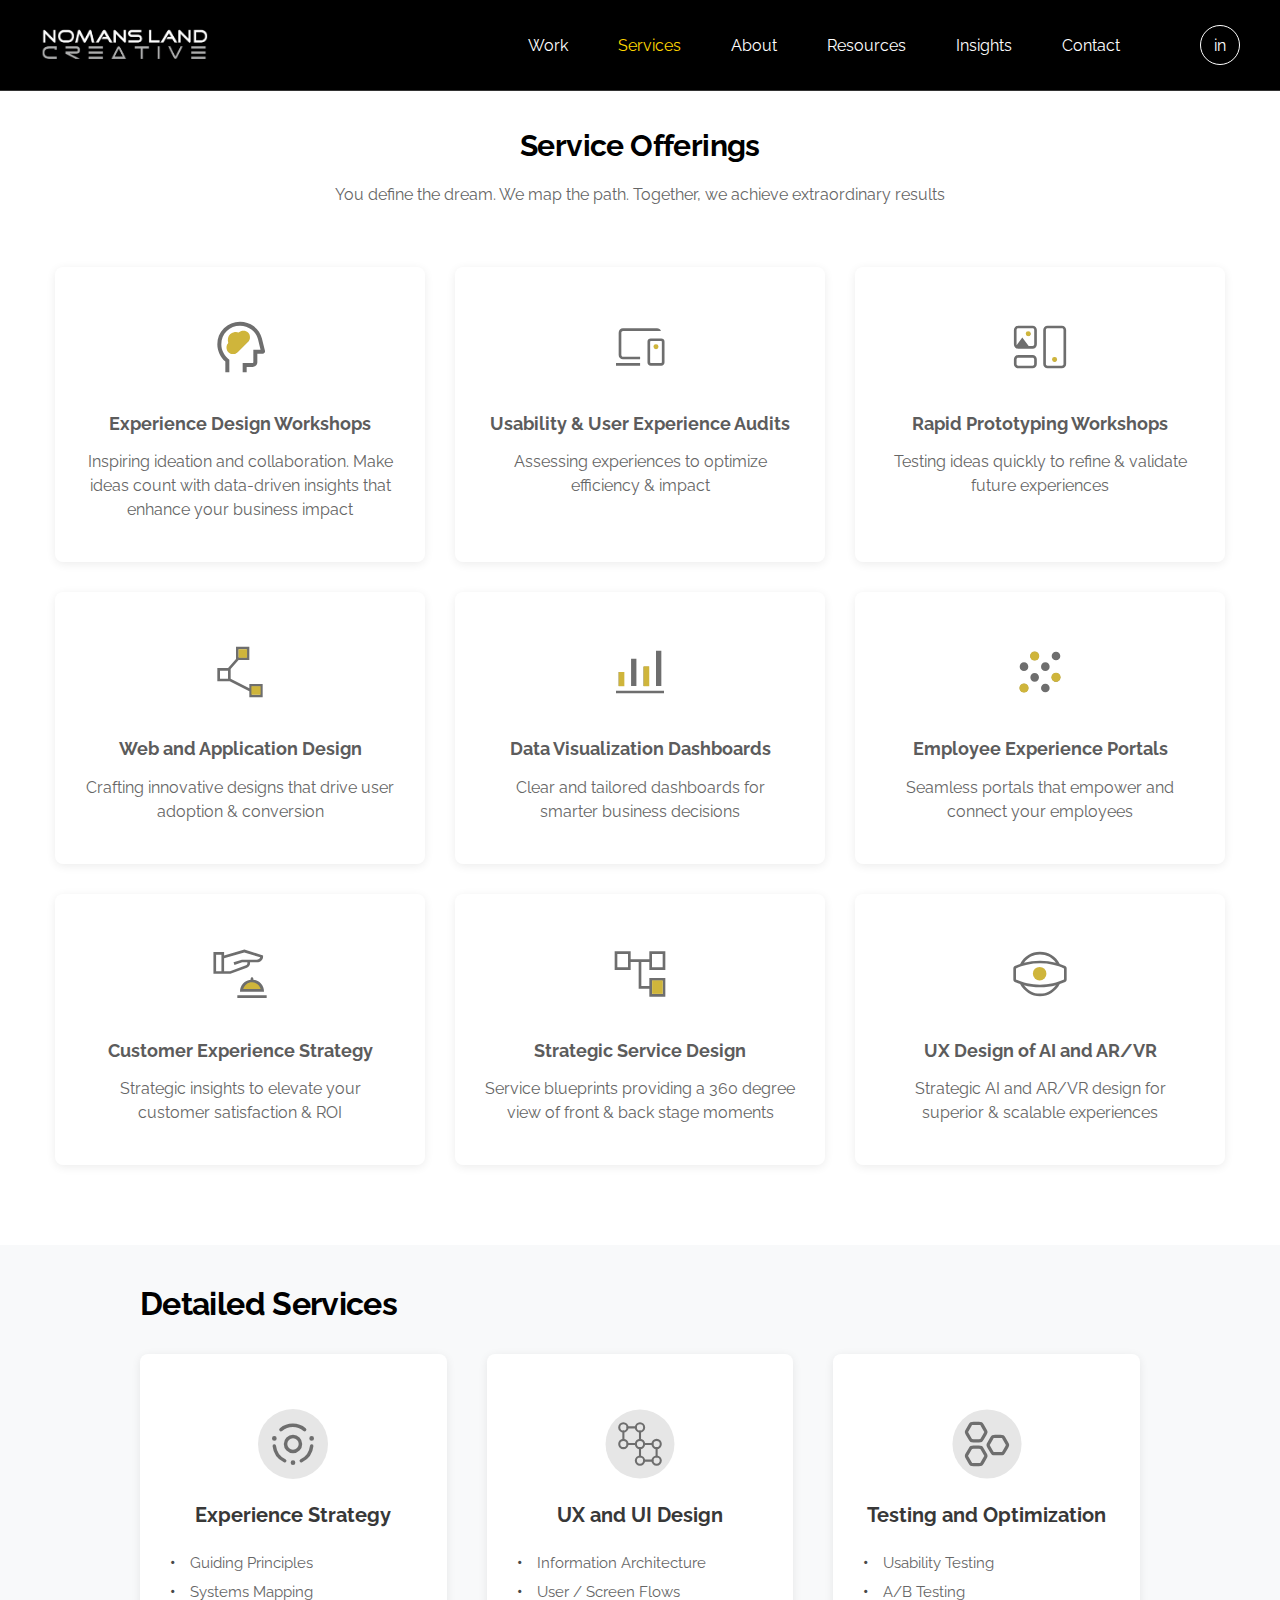
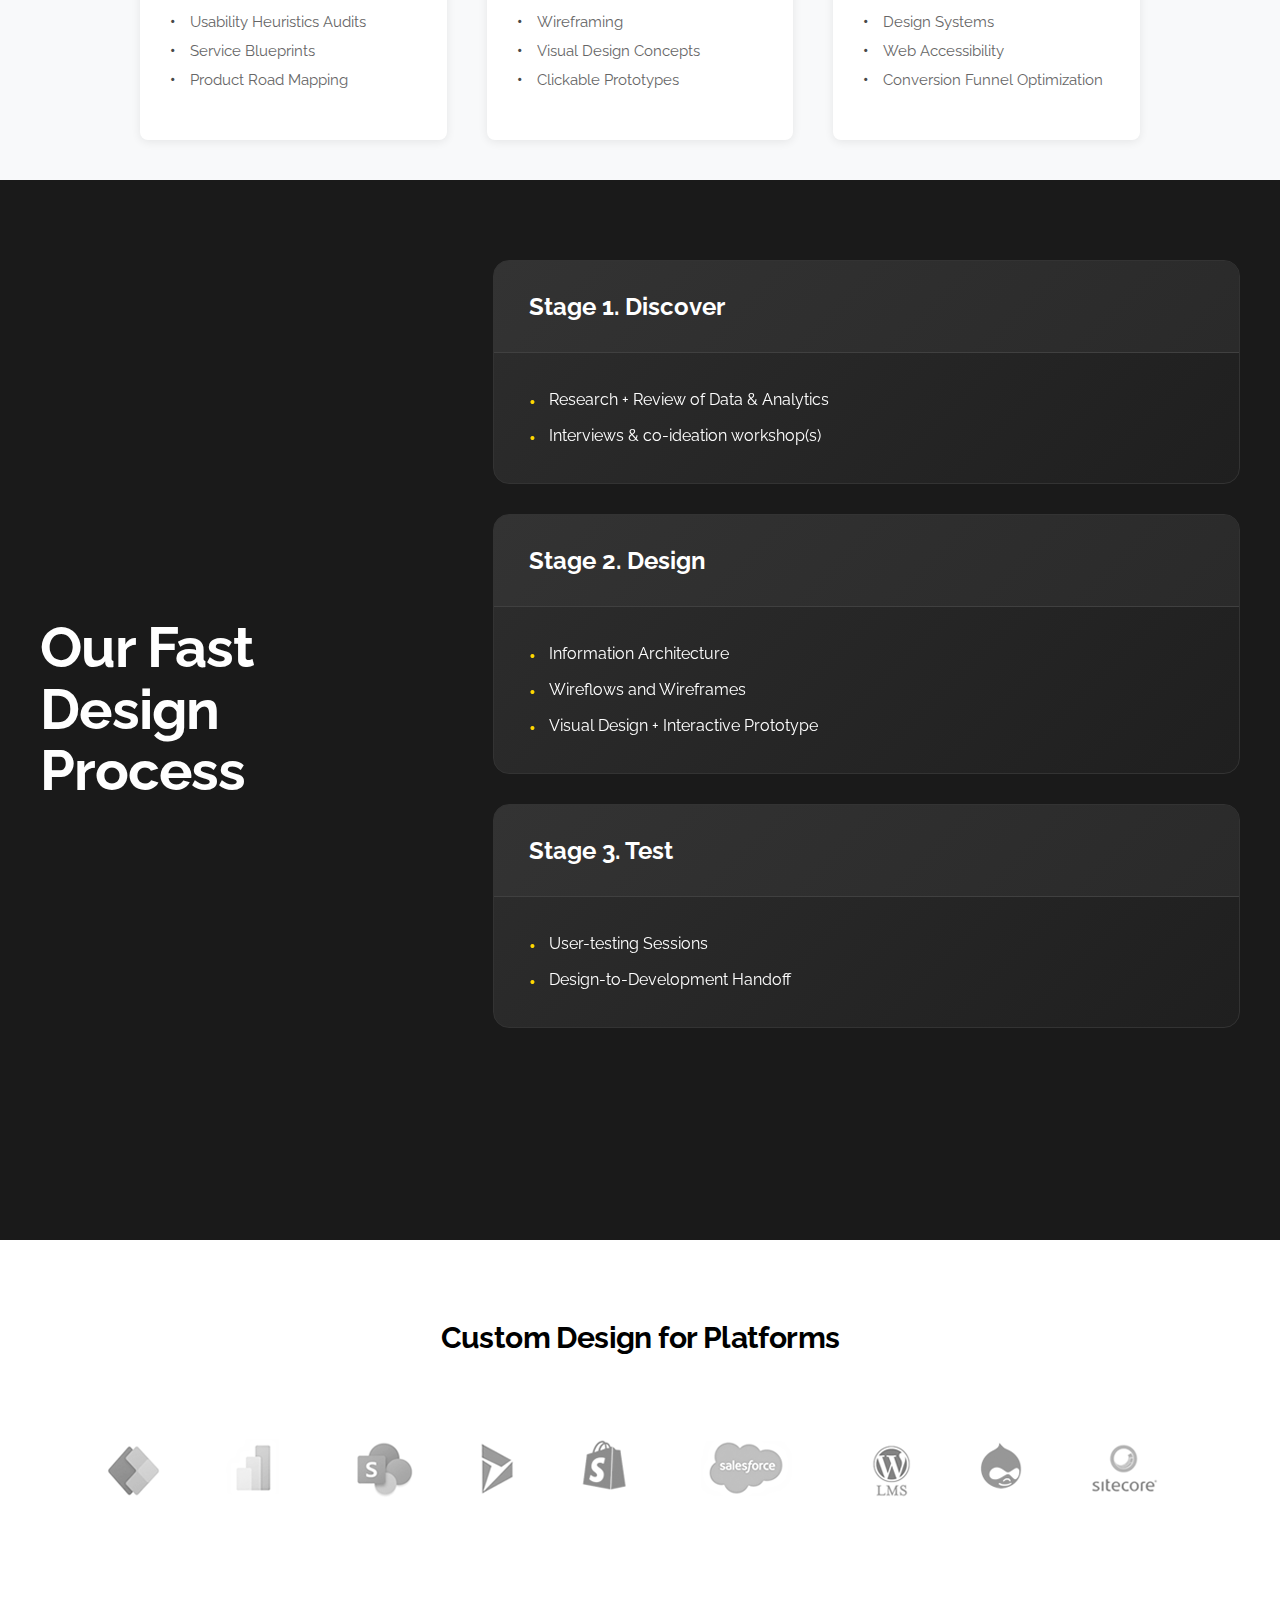
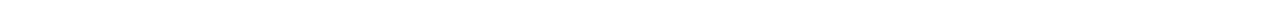
<file: index.html>
<!DOCTYPE html>
<html lang="en">
<head>
    <meta charset="UTF-8">
    <meta name="viewport" content="width=device-width, initial-scale=1.0">
    <title>Nomans Land Creative - Services</title>
    <link rel="stylesheet" href="services.css">
</head>
<body>
    <header class="header">
        <div class="container">
            <img src="./assets/NLC logo.png" alt="Nomans Land Creative" class="logo-img">
            
            <nav class="nav" id="nav">
                <li><a href="#work">Work</a></li>
                <li><a href="#services" class="active">Services</a></li>
                <li><a href="#about">About</a></li>
                <li><a href="#resources">Resources</a></li>
                <li><a href="#insights">Insights</a></li>
                <li><a href="#contact">Contact</a></li>
                <a href="https://linkedin.com" class="linkedin-icon" target="_blank">in</a>
            </nav>

            <div class="mobile-menu" onclick="toggleMenu()">
                <span></span>
                <span></span>
                <span></span>
            </div>
        </div>
    </header>

    <section class="services-section" id="services">
        <div class="services-header">
            <h1>Service Offerings</h1>
            <p>You define the dream. We map the path. Together, we achieve extraordinary results</p>
        </div>

        <div class="services-grid">
            <div class="service-card">
                <div class="service-icon">
                    <img src="./assets/Brain.svg" alt="Experience Design" class="icon-svg">
                </div>
                <h3>Experience Design Workshops</h3>
                <p>Inspiring ideation and collaboration. Make ideas count with data-driven insights that enhance your business impact</p>
            </div>

            <div class="service-card">
                <div class="service-icon">
                    <img src="./assets/Computer.svg" alt="Usability Audit" class="icon-svg">
                </div>
                <h3>Usability & User Experience Audits</h3>
                <p>Assessing experiences to optimize efficiency & impact</p>
            </div>

            <div class="service-card">
                <div class="service-icon">
                    <img src="./assets/Devices.svg" alt="Rapid Prototyping" class="icon-svg">
                </div>
                <h3>Rapid Prototyping Workshops</h3>
                <p>Testing ideas quickly to refine & validate future experiences</p>
            </div>

            <div class="service-card">
                <div class="service-icon">
                    <img src="./assets/Graphics.svg" alt="Web Design" class="icon-svg">
                </div>
                <h3>Web and Application Design</h3>
                <p>Crafting innovative designs that drive user adoption & conversion</p>
            </div>

            <div class="service-card">
                <div class="service-icon">
                    <img src="./assets/Graphics2.svg" alt="Data Visualization" class="icon-svg">
                </div>
                <h3>Data Visualization Dashboards</h3>
                <p>Clear and tailored dashboards for smarter business decisions</p>
            </div>

            <div class="service-card">
                <div class="service-icon">
                    <img src="./assets/dots.svg" alt="Employee Experience" class="icon-svg">
                </div>
                <h3>Employee Experience Portals</h3>
                <p>Seamless portals that empower and connect your employees</p>
            </div>

            <div class="service-card">
                <div class="service-icon">
                    <img src="./assets/Costumer_Service.svg" alt="Customer Strategy" class="icon-svg">
                </div>
                <h3>Customer Experience Strategy</h3>
                <p>Strategic insights to elevate your customer satisfaction & ROI</p>
            </div>

            <div class="service-card">
                <div class="service-icon">
                    <img src="./assets/Map.svg" alt="Service Design" class="icon-svg">
                </div>
                <h3>Strategic Service Design</h3>
                <p>Service blueprints providing a 360 degree view of front & back stage moments</p>
            </div>

            <div class="service-card">
                <div class="service-icon">
                    <img src="./assets/VR.svg" alt="AI and AR/VR" class="icon-svg">
                </div>
                <h3>UX Design of AI and AR/VR</h3>
                <p>Strategic AI and AR/VR design for superior & scalable experiences</p>
            </div>
        </div>
    </section>

    <!-- Detailed Services -->
    <section class="detailed-services-section">
        <div class="detailed-services-container">
            <div class="detailed-services-header">
                <h2>Detailed Services</h2>
            </div>
            
            <div class="detailed-services-grid">
                <div class="detailed-service-item">
                    <div class="detailed-service-icon">
                        <img src="./assets/Exp_strategy.svg" alt="Experience Strategy">
                    </div>
                    <h3>Experience Strategy</h3>
                    <ul class="detailed-service-list">
                        <li>Guiding Principles</li>
                        <li>Systems Mapping</li>
                        <li>Usability Heuristics Audits</li>
                        <li>Service Blueprints</li>
                        <li>Product Road Mapping</li>
                    </ul>
                </div>

                <div class="detailed-service-item">
                    <div class="detailed-service-icon">
                        <img src="./assets/UX_UIDesign.svg" alt="User Research">
                    </div>
                    <h3>UX and UI Design</h3>
                    <ul class="detailed-service-list">
                        <li>Information Architecture</li>
                        <li>User / Screen Flows</li>
                        <li>Wireframing</li>
                        <li>Visual Design Concepts</li>
                        <li>Clickable Prototypes</li>
                    </ul>
                </div>

                <div class="detailed-service-item">
                    <div class="detailed-service-icon">
                        <img src="./assets/TestingAndOpt.svg" alt="Testing and Optimization">
                    </div>
                    <h3>Testing and Optimization</h3>
                    <ul class="detailed-service-list">
                        <li>Usability Testing</li>
                        <li>A/B Testing</li>
                        <li>Design Systems</li>
                        <li>Web Accessibility</li>
                        <li>Conversion Funnel Optimization</li>
                    </ul>
                </div>
            </div>
        </div>
    </section>

    <!-- Design Process -->
    <section class="design-process-section">
        <div class="design-process-container">
            <div class="process-title">
                <h2>Our Fast<br>Design Process</h2>
            </div>
            
            <div class="process-stages">
                <div class="process-stage">
                    <div class="stage-header">
                        <h3>Stage 1. Discover</h3>
                    </div>
                    <div class="stage-content">
                        <ul class="stage-list">
                            <li>Research + Review of Data & Analytics</li>
                            <li>Interviews & co-ideation workshop(s)</li>
                        </ul>
                    </div>
                </div>

                <div class="process-stage">
                    <div class="stage-header">
                        <h3>Stage 2. Design</h3>
                    </div>
                    <div class="stage-content">
                        <ul class="stage-list">
                            <li>Information Architecture</li>
                            <li>Wireflows and Wireframes</li>
                            <li>Visual Design + Interactive Prototype</li>
                        </ul>
                    </div>
                </div>

                <div class="process-stage">
                    <div class="stage-header">
                        <h3>Stage 3. Test</h3>
                    </div>
                    <div class="stage-content">
                        <ul class="stage-list">
                            <li>User-testing Sessions</li>
                            <li>Design-to-Development Handoff</li>
                        </ul>
                    </div>
                </div>
            </div>
        </div>
    </section>

    
    <!-- Platforms section -->
    <section class="platforms-section">
        <div class="platforms-container">
            <h2>Custom Design for Platforms</h2>
            <div class="platforms-image-container">
                <img src="./assets/tools.png" alt="Custom Design for Platforms - Sketch, Figma, Blender, Framer, Shopify, Salesforce, WordPress, Laravel, Sitecore" class="platforms-image">
            </div>
        </div>
    </section>

    <script>
        function toggleMenu() {
            const nav = document.getElementById('nav');
            nav.classList.toggle('active');
        }
    </script>
</body>
</html>
</file>
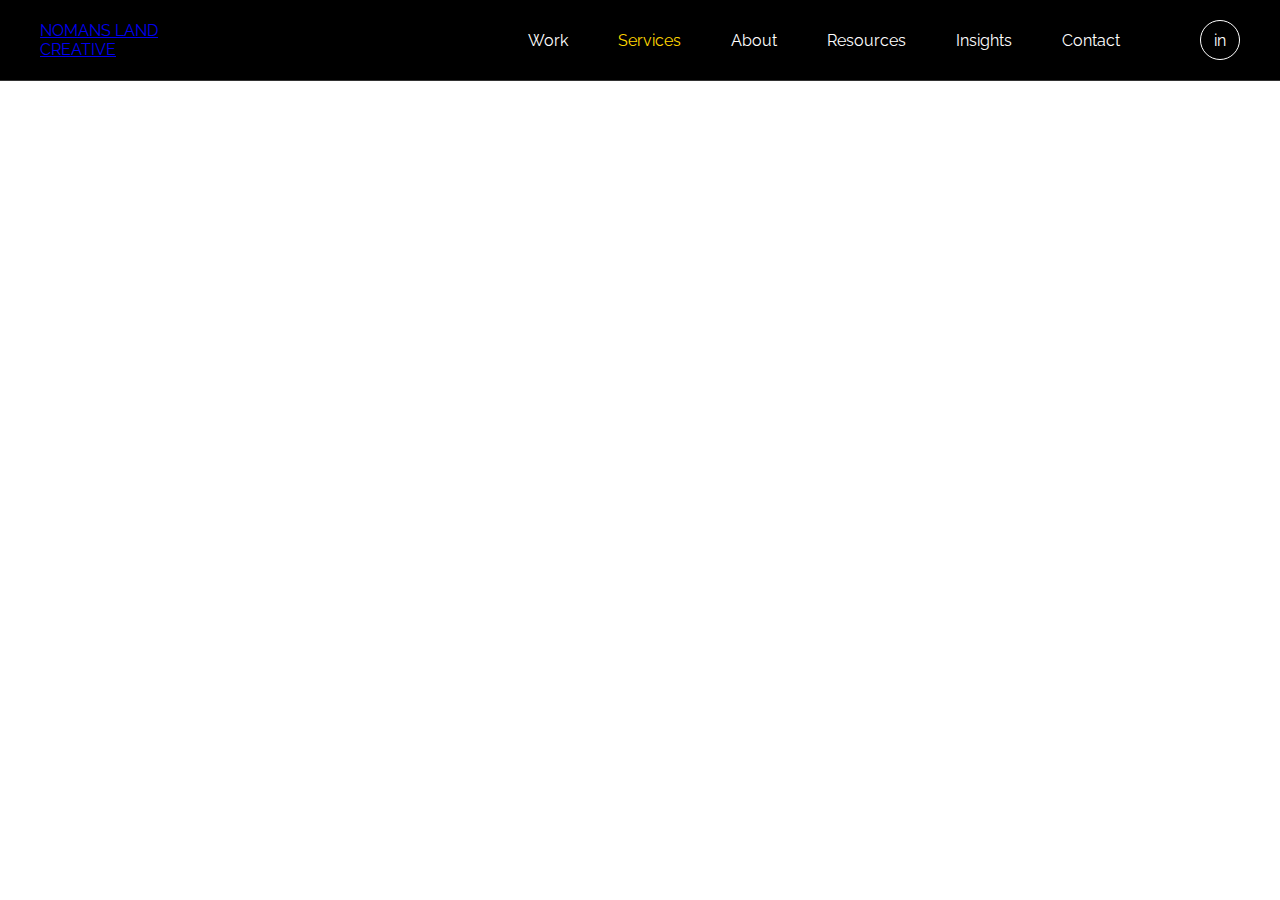
<file: services.html>
<!DOCTYPE html>
<html lang="en">
<head>
    <meta charset="UTF-8">
    <meta name="viewport" content="width=device-width, initial-scale=1.0">
    <title>Nomans Land Creative</title>
    <link rel="stylesheet" href="services.css">
</head>
<body>
    <header class="header">
        <div class="container">
            <a href="#" class="logo">NOMANS LAND<br>CREATIVE</a>
            
            <nav class="nav" id="nav">
                <li><a href="#work">Work</a></li>
                <li><a href="#services" class="active">Services</a></li>
                <li><a href="#about">About</a></li>
                <li><a href="#resources">Resources</a></li>
                <li><a href="#insights">Insights</a></li>
                <li><a href="#contact">Contact</a></li>
                <a href="https://linkedin.com" class="linkedin-icon" target="_blank">in</a>
            </nav>

            <div class="mobile-menu" onclick="toggleMenu()">
                <span></span>
                <span></span>
                <span></span>
            </div>
        </div>
    </header>

    <div class="demo-content">
        <h1>Welcome to Nomans Land Creative</h1>
        <p>This is a demo page to show the header in action. The header is fixed at the top and will stay visible when you scroll.</p>
        <p>Lorem ipsum dolor sit amet, consectetur adipiscing elit. Sed do eiusmod tempor incididunt ut labore et dolore magna aliqua. Ut enim ad minim veniam, quis nostrud exercitation ullamco laboris.</p>
        <p>Duis aute irure dolor in reprehenderit in voluptate velit esse cillum dolore eu fugiat nulla pariatur. Excepteur sint occaecat cupidatat non proident, sunt in culpa qui officia deserunt mollit anim id est laborum.</p>
    </div>

    <script>
        function toggleMenu() {
            const nav = document.getElementById('nav');
            nav.classList.toggle('active');
        }
    </script>
</body>
</html>
</file>
<file: services.css>
* {
    margin: 0;
    padding: 0;
    box-sizing: border-box;
}

@font-face {
   font-family: 'Raleway';
   src: url('assets/Raleway-Regular.ttf') format('truetype');
   font-weight: 400;
   font-style: normal;
   font-display: swap;
}

@font-face {
   font-family: 'Raleway';
   src: url('assets/Raleway-Medium.ttf') format('truetype');
   font-weight: 500;
   font-style: normal;
   font-display: swap;
}

@font-face {
   font-family: 'Raleway';
   src: url('assets/Raleway-Bold.ttf') format('truetype');
   font-weight: 700;
   font-style: normal;
   font-display: swap;
}

body {
   font-family: 'Raleway';
   background-color: #ffffff;
   color: white;
}

/* Header Styles */
.header {
    background-color: #000;
    padding: 20px 0;
    position: fixed;
    top: 0;
    left: 0;
    right: 0;
    z-index: 1000;
    border-bottom: 1px solid #333;
}

.container {
    max-width: 1400px;
    margin: 0 auto;
    padding: 0 40px;
    display: flex;
    justify-content: space-between;
    align-items: center;
}

.logo-img {
    height: 50px;
    width: auto;
    max-width: 250px;
}

.nav {
    display: flex;
    list-style: none;
    gap: 50px;
    align-items: center;
}

.nav li {
    position: relative;
}

.nav a {
    color: #fff;
    text-decoration: none;
    font-size: 16px;
    font-weight: 400;
    padding: 10px 0;
    transition: all 0.3s ease;
    position: relative;
}

.nav a:hover {
    color: #ffd700;
}

.nav a.active {
    color: #ffd700;
}

.linkedin-icon {
    width: 40px;
    height: 40px;
    border: 1px solid #ffffff;
    border-radius: 50%;
    display: flex;
    align-items: center;
    justify-content: center;
    color: #000000;
    text-decoration: none;
    font-size: 14px;
    font-weight: bold;
    transition: all 0.3s ease;
    margin-left: 30px;
}

.linkedin-icon:hover {
    border-color: #ffd700;
    color: #ffd700;
    transform: translateY(-2px);
}

.mobile-menu {
    display: none;
    flex-direction: column;
    cursor: pointer;
    padding: 5px;
}

.mobile-menu span {
    width: 25px;
    height: 2px;
    background-color: #fff;
    margin: 3px 0;
    transition: 0.3s;
}

/* Services Section Styles*/
.services-section {
    margin-top: 48px;
    padding: 80px 40px;
    max-width: 1400px;
    margin-left: auto;
    margin-right: auto;
}

.services-header {
    text-align: center;
    margin-bottom: 60px;
}

.services-header h1 {
    font-size: 1.875rem;
    margin-bottom: 20px;
    color: #000000;
    font-weight: 600;
    letter-spacing: -0.02em;
}

.services-header p {
    font-size: 1rem;
    color: #666666;
    margin: 0 auto;
    line-height: 1.5;
}

.services-grid {
    display: grid;
    grid-template-columns: repeat(3, 1fr);
    gap: 30px;
    margin-top: 60px;
    max-width: 1170px;
    margin-left: auto;
    margin-right: auto;
}

.service-card {
    background-color: #ffffff;
    border-radius: 8px;
    padding: 40px 30px;
    text-align: center;
    transition: all 0.3s ease;
    position: relative;
    overflow: hidden;
    box-shadow: 0 2px 10px rgba(0, 0, 0, 0.08);
    width: 100%;
    max-width: 370px; 
    margin: 0 auto;
}

.service-card:hover {
    transform: translateY(-5px);
    transform: translateY(-8px);
    box-shadow: 0 8px 25px rgba(0, 0, 0, 0.15);
}

.service-icon {
    width: 80px;
    height: 80px;
    margin: 0 auto 25px;
    border-radius: 8px;
    display: flex;
    align-items: center;
    justify-content: center;
    padding: 8px;
}

.icon-svg {
    width: 100%;
    height: 100%;
    object-fit: contain;
}

.service-card h3 {
    font-size: 1.125rem;
    color: #5C5C5C;
    margin-bottom: 15px;
    font-weight: 600;
    line-height: 1.3;
}

.service-card p {
    font-size: 1rem;
    color: #666666;
    line-height: 1.5;
}

/* Platforms Section Styles */
.platforms-section {
    background-color: #ffffff;
    padding: 80px 40px;
}

.platforms-container {
    max-width: 1400px;
    margin: 0 auto;
    text-align: center;
}

.platforms-container h2 {
    font-size: 1.875rem;
    color: #000000;
    margin-bottom: 50px;
    font-weight: 600;
    letter-spacing: -0.02em;
}

.platforms-image-container {
    display: flex;
    justify-content: center;
    align-items: center;
}

.platforms-image {
    max-width: 100%;
    height: auto;
    opacity: 0.8;
    transition: opacity 0.3s ease, transform 0.3s ease;
}

.platforms-image:hover {
    opacity: 1;
    transform: scale(1.02);
}

/* Detailed Services Section Styles */
.detailed-services-section {
    background-color: #f8f9fa;
    padding: 40px 20px;
    margin-top: 0;
}

.detailed-services-container {
    max-width: 1000px;
    margin: 0 auto;
}

.detailed-services-header {
    text-align: left;
    margin-bottom: 32px;
}

.detailed-services-header h2 {
    font-size: 2rem;
    color: #000000;
    font-weight: 700;
    letter-spacing: -0.02em;
}

.detailed-services-grid {
    display: grid;
    grid-template-columns: repeat(3, 1fr);
    gap: 40px;
}

.detailed-service-item {
    background-color: #ffffff;
    border-radius: 8px;
    padding: 40px 30px;
    text-align: center;
    transition: all 0.3s ease;
    box-shadow: 0 2px 10px rgba(0, 0, 0, 0.08);
}

.detailed-service-item:hover {
    transform: translateY(-8px);
    box-shadow: 0 8px 25px rgba(0, 0, 0, 0.15);
}

.detailed-service-icon {
    width: 100px;
    height: 100px;
    margin: 0 auto 8px;
    border-radius: 50%;
    display: flex;
    align-items: center;
    justify-content: center;
    transition: all 0.3s ease;
    padding: 15px;
}

.detailed-service-item:hover .detailed-service-icon {
    transform: scale(1.1);
}

.detailed-service-icon img {
    width: 100%;
    height: 100%;
    object-fit: contain;
    transition: all 0.3s ease;
}

.detailed-service-item h3 {
    font-size: 1.25rem;
    color: #383838;
    margin-bottom: 25px;
    font-weight: 600;
    line-height: 1.3;
}

.detailed-service-list {
    list-style: none;
    text-align: left;
}

.detailed-service-list li {
    color: #666;
    font-size: 0.95rem;
    margin-bottom: 8px;
    padding-left: 20px;
    position: relative;
    line-height: 1.4;
}

.detailed-service-list li::before {
    content: '•';
    color: #484848;
    font-weight: bold;
    position: absolute;
    left: 0;
    top: 0;
}

/* Design Process Section Styles */
.design-process-section {
    background-color: #1a1a1a;
    padding: 80px 40px;
    margin-top: 0;
}

.design-process-container {
    max-width: 1400px;
    margin: 0 auto;
    display: grid;
    grid-template-columns: 1fr 2fr;
    gap: 80px;
    align-items: start;
}

.process-title {
    position: sticky;
    top: 120px;
    display: flex;
    align-items: center;
    height: 100vh;
}

.process-title h2 {
    font-size: 3.5rem;
    color: #ffffff;
    font-weight: 700;
    line-height: 1.1;
    letter-spacing: -0.02em;
}

.process-stages {
    display: flex;
    flex-direction: column;
    gap: 30px;
}

.process-stage {
    background: linear-gradient(135deg, #2d2d2d 0%, #1f1f1f 100%);
    border-radius: 16px;
    padding: 0;
    overflow: hidden;
    transition: all 0.3s ease;
    border: 1px solid #333;
}

.process-stage:hover {
    transform: translateY(-5px);
    box-shadow: 0 15px 40px rgba(0, 0, 0, 0.3);
    border-color: #444;
}

.stage-header {
    background: linear-gradient(135deg, #333 0%, #2a2a2a 100%);
    padding: 30px 35px;
    border-bottom: 1px solid #404040;
}

.stage-header h3 {
    font-size: 1.5rem;
    color: #ffffff;
    font-weight: 600;
    line-height: 1.3;
    margin: 0;
    display: flex;
    align-items: center;
    gap: 15px;
}

.stage-content {
    padding: 35px;
}

.stage-list {
    list-style: none;
    margin: 0;
    padding: 0;
}

.stage-list li {
    color: #ffffff;
    font-size: 1rem;
    margin-bottom: 12px;
    padding-left: 20px;
    position: relative;
    line-height: 1.5;
    font-weight: 400;
}

.stage-list li:last-child {
    margin-bottom: 0;
}

.stage-list li::before {
    content: '•';
    color: #ffd700;
    font-weight: bold;
    position: absolute;
    left: 0;
    top: 0;
    font-size: 1.2rem;
}

/* Responsive Design */
@media (max-width: 1200px) {
    .services-grid {
        grid-template-columns: repeat(2, 1fr);
        gap: 25px;
    }
    
    .detailed-services-grid {
        grid-template-columns: repeat(2, 1fr);
        gap: 30px;
    }
    
    .design-process-container {
        grid-template-columns: 1fr;
        gap: 50px;
    }
    
    .process-title {
        position: static;
        text-align: center;
        height: auto;
        display: block;
    }
    
    .process-title h2 {
        font-size: 2.5rem;
        white-space: nowrap;
        overflow: hidden;
        text-overflow: ellipsis;
    }
}

/* Tablet breakpoint */
@media (max-width: 900px) {
    .services-grid {
        grid-template-columns: repeat(2, 1fr);
        gap: 20px;
    }
    
    .detailed-services-grid {
        grid-template-columns: repeat(2, 1fr);
        gap: 25px;
    }
    
    .design-process-section {
        padding: 60px 20px;
    }
    
    .process-title h2 {
        font-size: 2.2rem;
        white-space: nowrap;
        overflow: hidden;
        text-overflow: ellipsis;
    }
}

/* Breakpoint small tablets */
@media (max-width: 768px) {
    .container {
        padding: 0 20px;
    }

    .nav {
        display: none;
        position: absolute;
        top: 100%;
        left: 0;
        right: 0;
        background-color: #000;
        flex-direction: column;
        padding: 20px;
        gap: 20px;
        border-top: 1px solid #333;
    }

    .nav.active {
        display: flex;
    }

    .mobile-menu {
        display: flex;
    }

    .linkedin-icon {
        margin-left: 0;
    }

    .services-section {
        padding: 80px 20px;
    }

    .services-header h1 {
        font-size: 1.5rem;
    }

    .services-header p {
        font-size: 1.1rem;
    }

    .services-header {
        margin-bottom: 30px;
    }
    
    .services-grid {
        margin-top: 20px;
    }

    
    .services-grid {
        grid-template-columns: repeat(2, 1fr);
        gap: 20px;
        margin-top: 20px;
    }

    .service-card {
        padding: 30px 20px;
    }

    .service-card h3 {
        font-size: 1rem;
    }

    .service-card p {
        font-size: 0.875rem;
    }

    .platforms-section {
        padding: 60px 20px;
    }

    .platforms-container h2 {
        font-size: 1.5rem;
        margin-bottom: 40px;
    }
    
    .detailed-services-section {
        padding: 60px 20px;
    }
    
    .detailed-services-header h2 {
        font-size: 1.5rem;
        text-align: center;
    }
    
    .detailed-services-grid {
        grid-template-columns: 1fr;
        gap: 20px;
    }
    
    .detailed-service-item {
        padding: 30px 20px;
    }
    
    .design-process-container {
        gap: 40px;
    }
    
    .process-title h2 {
        font-size: 2rem;
    }
    
    .stage-header {
        padding: 25px 30px;
    }
    
    .stage-header h3 {
        font-size: 1.3rem;
        display: flex;
        align-items: center;
        gap: 15px;
    }
    
    .stage-content {
        padding: 30px;
    }
}

/* Breakpoint phones*/
@media (max-width: 600px) {
    .services-header {
        margin-bottom: 20px;
    }
    
    .services-grid {
        margin-top: 15px;
    }

    .services-grid {
        grid-template-columns: 1fr;
        gap: 20px;
        margin-top: 15px;
    }
    
    .detailed-services-grid {
        grid-template-columns: 1fr;
        gap: 20px;
    }
}

@media (max-width: 480px) {
    .services-header h1 {
        font-size: 1.8rem;
    }

    .service-icon {
        width: 80px;
        height: 80px;
    }

    .services-grid {
        grid-template-columns: 1fr;
        gap: 15px;
    }


    .platforms-container h2 {
        font-size: 1.8rem;
        margin-bottom: 30px;
    }
    
    .platforms-section {
        padding: 50px 15px;
    }
    
    .detailed-services-section {
        padding: 50px 8px;
    }


    
    .detailed-services-header h2 {
        font-size: 1.8rem;
    }
    
    .detailed-service-icon {
        width: 100px;
        height: 100px;
    }
    
    .design-process-section {
        padding: 50px 15px;
    }
    
    .process-title h2 {
        font-size: 1.8rem;
        white-space: nowrap;
        overflow: hidden;
        text-overflow: ellipsis;
    }
    
    .stage-header {
        padding: 20px 25px;
    }
    
    .stage-header h3 {
        font-size: 1.2rem;
        display: flex;
        align-items: center;
        gap: 10px;
        flex-wrap: wrap;
    }
    
    .stage-content {
        padding: 25px;
    }
    
    .stage-list li {
        font-size: 0.9rem;
    }
}
</file>
